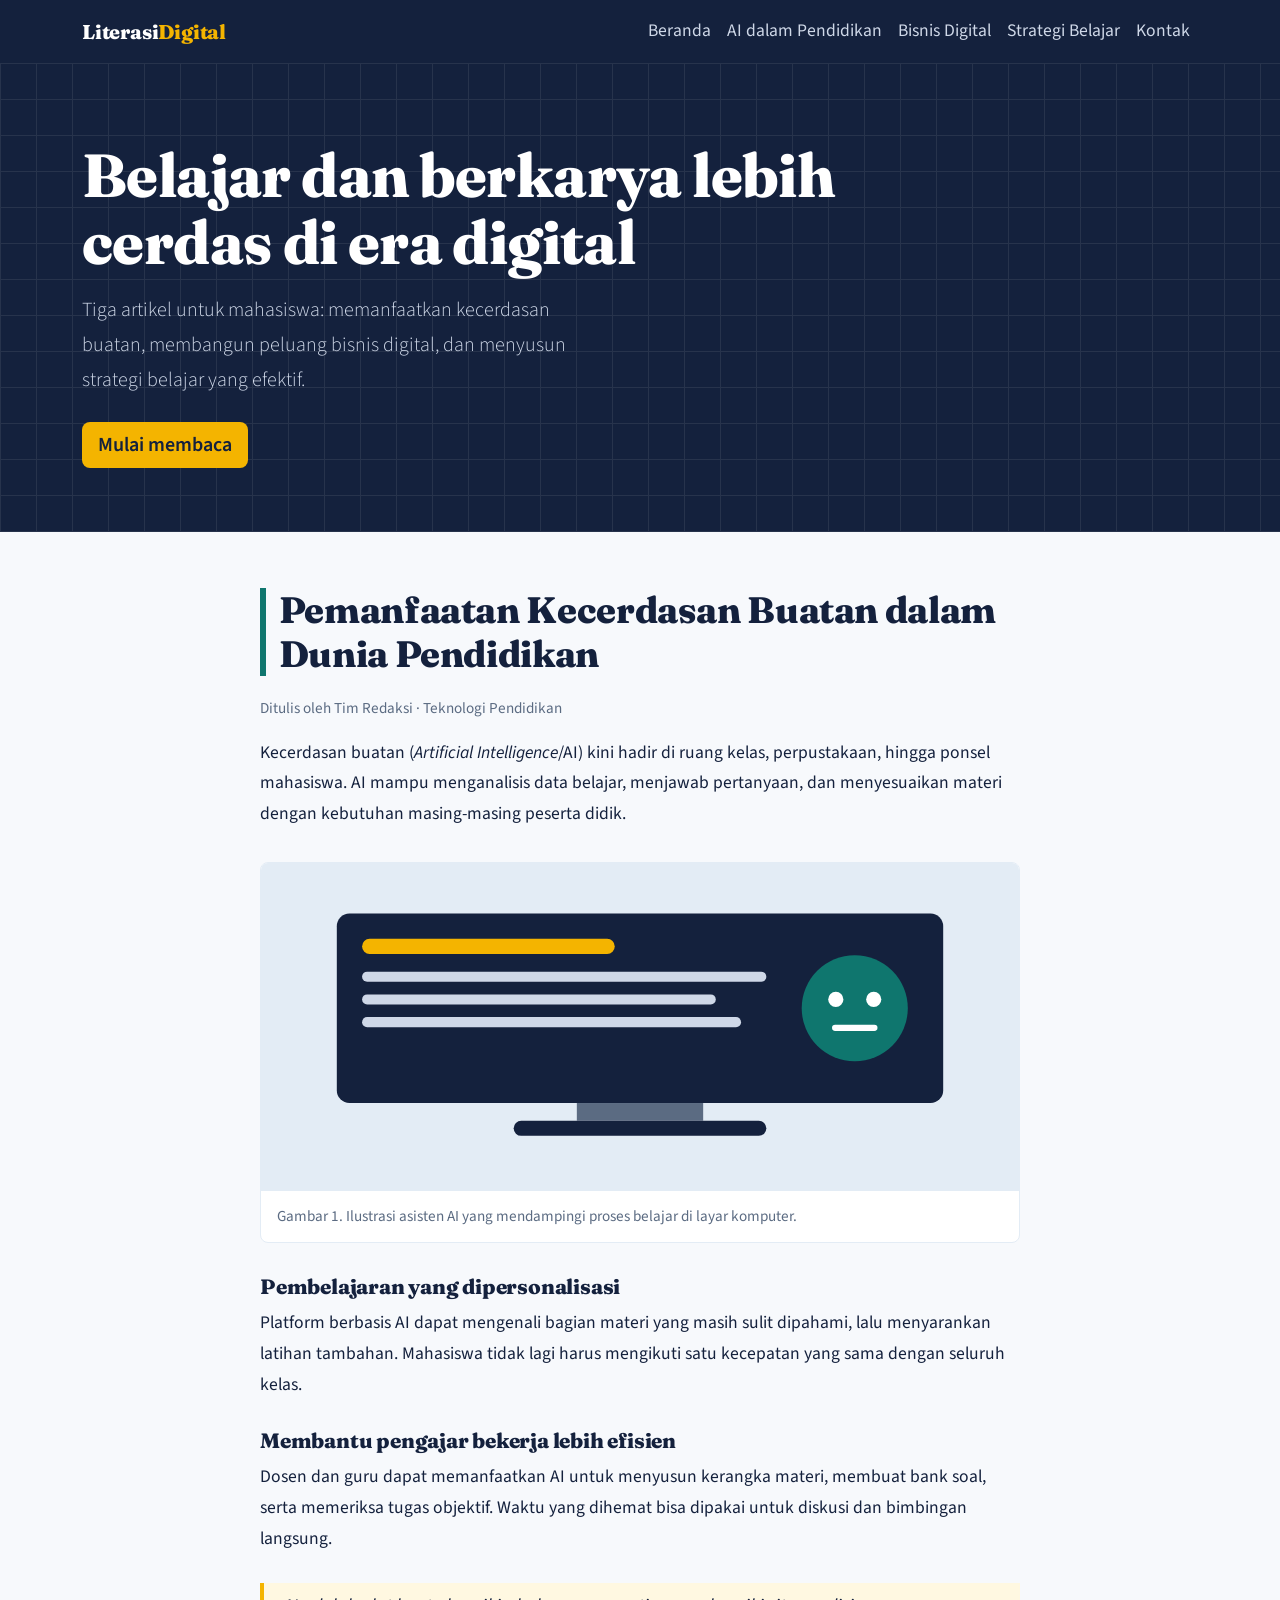
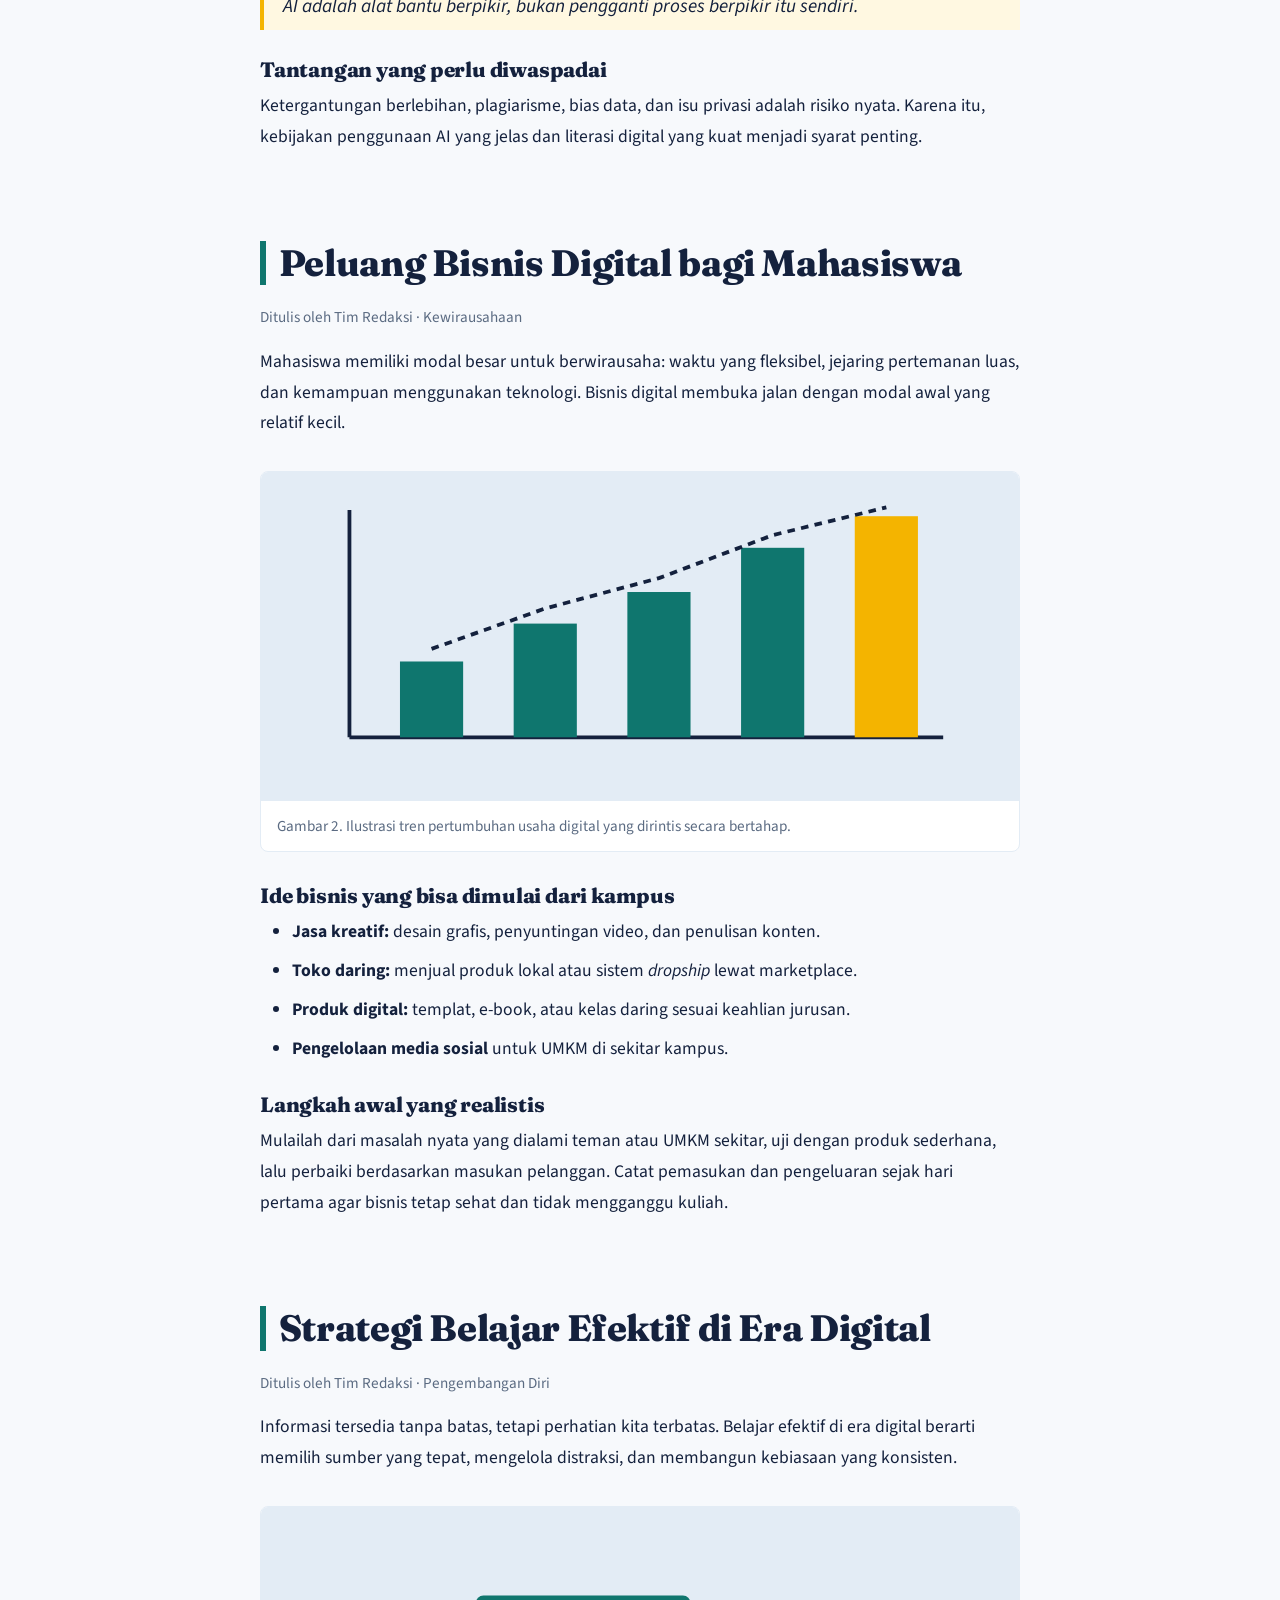
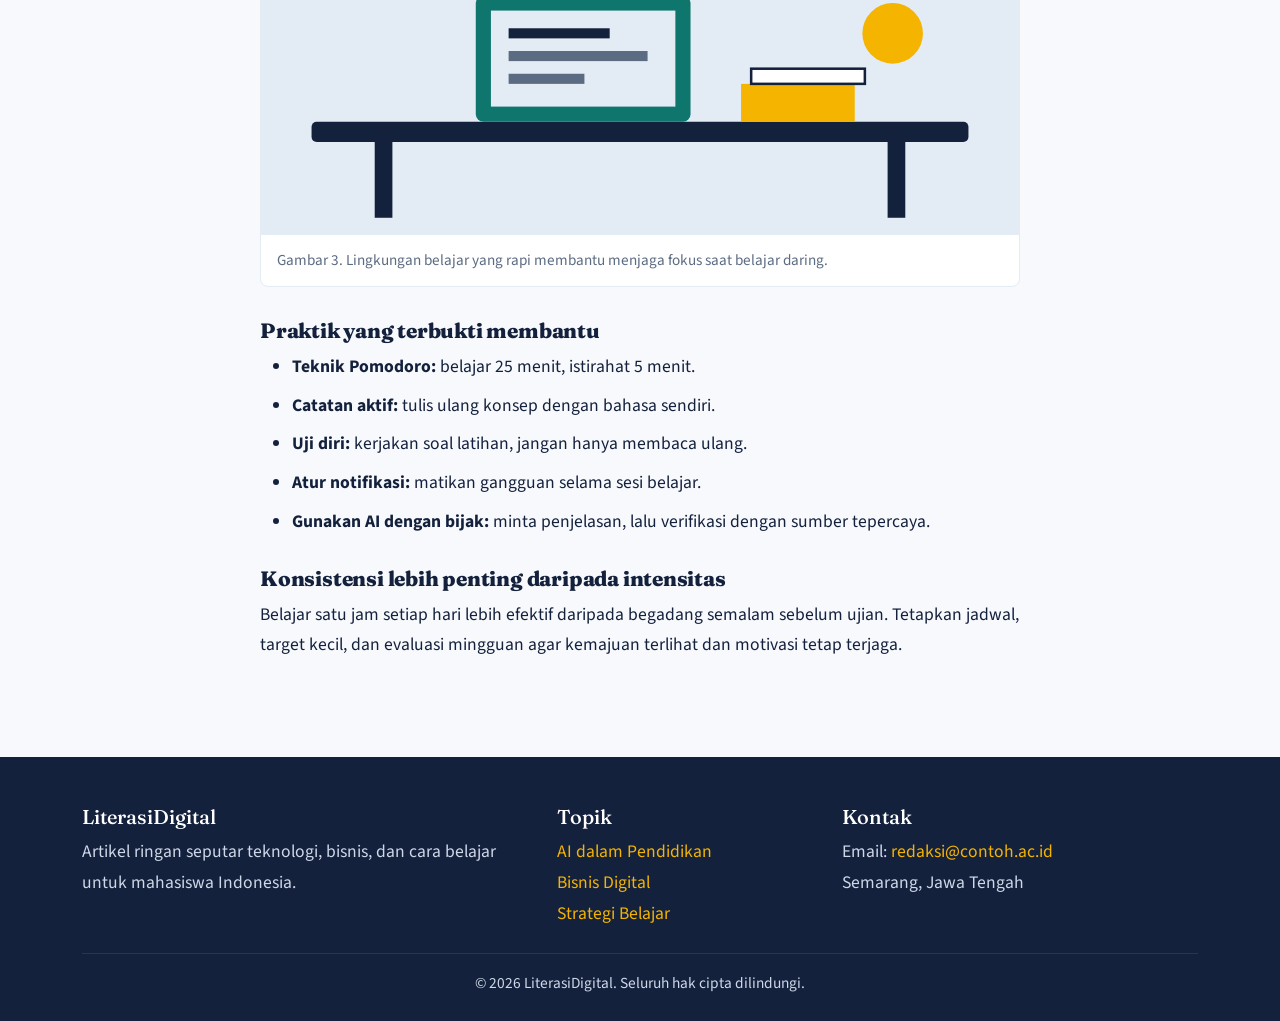
<file: sesi6/index.html>
<!DOCTYPE html>
<html lang="id">
<head>
  <meta charset="UTF-8">
  <meta name="viewport" content="width=device-width, initial-scale=1">
  <title>Literasi Digital Kampus – Artikel Teknologi &amp; Pendidikan</title>
  <link href="https://cdn.jsdelivr.net/npm/bootstrap@5.3.3/dist/css/bootstrap.min.css" rel="stylesheet">
  <link rel="preconnect" href="https://fonts.googleapis.com">
  <link href="https://fonts.googleapis.com/css2?family=Fraunces:opsz,wght@9..144,600;9..144,800&family=Source+Sans+3:wght@400;600&display=swap" rel="stylesheet">
  <style>
    :root {
      --ink: #14213d;
      --paper: #f7f9fc;
      --teal: #0f766e;
      --sun: #f4b400;
      --mist: #e3ecf5;
    }
    html { scroll-behavior: smooth; scroll-padding-top: 72px; }
    body { font-family: 'Source Sans 3', system-ui, sans-serif; color: var(--ink); background: var(--paper); font-size: 1.1rem; line-height: 1.75; }
    h1, h2, h3, .navbar-brand { font-family: 'Fraunces', Georgia, serif; font-weight: 800; letter-spacing: -.01em; }
    .navbar { background: var(--ink); }
    .navbar .nav-link { color: #cfd8e8; }
    .navbar .nav-link:hover, .navbar .nav-link:focus { color: var(--sun); }
    .navbar-brand span { color: var(--sun); }

    header.hero { background: var(--ink); color: #fff; padding: 5rem 0 4rem; position: relative; overflow: hidden; }
    header.hero h1 { font-size: clamp(2.2rem, 5vw, 3.8rem); line-height: 1.1; max-width: 18ch; }
    header.hero p.lead { color: #cfd8e8; max-width: 52ch; }
    header.hero .grid-deco { position: absolute; inset: 0; opacity: .08;
      background-image: linear-gradient(#fff 1px, transparent 1px), linear-gradient(90deg, #fff 1px, transparent 1px);
      background-size: 36px 36px; }
    .btn-sun { background: var(--sun); color: var(--ink); font-weight: 600; border: 0; }
    .btn-sun:hover { background: #ffc933; color: var(--ink); }

    main article { max-width: 760px; margin: 0 auto; }
    main section { padding: 3.5rem 0 1rem; }
    main h2 { font-size: clamp(1.7rem, 3vw, 2.3rem); border-left: 6px solid var(--teal); padding-left: .8rem; margin-bottom: 1.2rem; }
    main h3 { font-size: 1.3rem; margin-top: 1.8rem; }
    .byline { color: #5b6b82; font-size: .95rem; }
    figure { margin: 2rem 0; background: #fff; border: 1px solid var(--mist); border-radius: .5rem; overflow: hidden; }
    figure svg { display: block; width: 100%; height: auto; background: var(--mist); }
    figcaption { padding: .75rem 1rem; font-size: .95rem; color: #5b6b82; }
    blockquote { border-left: 4px solid var(--sun); padding: .4rem 1.2rem; font-size: 1.2rem; font-style: italic; background: #fff8e1; margin: 1.8rem 0; }
    .tip-list li { margin-bottom: .5rem; }

    footer { background: var(--ink); color: #cfd8e8; margin-top: 4rem; padding: 3rem 0 1.5rem; }
    footer a { color: var(--sun); text-decoration: none; }
    footer a:hover { text-decoration: underline; }
    footer h5 { font-family: 'Fraunces', serif; color: #fff; }
    :focus-visible { outline: 3px solid var(--sun); outline-offset: 2px; }
  </style>
</head>
<body>

  <!-- NAVBAR -->
  <nav class="navbar navbar-expand-lg navbar-dark sticky-top">
    <div class="container">
      <a class="navbar-brand" href="#beranda">Literasi<span>Digital</span></a>
      <button class="navbar-toggler" type="button" data-bs-toggle="collapse" data-bs-target="#menu" aria-controls="menu" aria-expanded="false" aria-label="Buka menu">
        <span class="navbar-toggler-icon"></span>
      </button>
      <div class="collapse navbar-collapse" id="menu">
        <ul class="navbar-nav ms-auto">
          <li class="nav-item"><a class="nav-link" href="#beranda">Beranda</a></li>
          <li class="nav-item"><a class="nav-link" href="#ai-pendidikan">AI dalam Pendidikan</a></li>
          <li class="nav-item"><a class="nav-link" href="#bisnis-digital">Bisnis Digital</a></li>
          <li class="nav-item"><a class="nav-link" href="#strategi-belajar">Strategi Belajar</a></li>
          <li class="nav-item"><a class="nav-link" href="#kontak">Kontak</a></li>
        </ul>
      </div>
    </div>
  </nav>

  <!-- HEADER -->
  <header class="hero" id="beranda">
    <div class="grid-deco" aria-hidden="true"></div>
    <div class="container position-relative">
      <h1>Belajar dan berkarya lebih cerdas di era digital</h1>
      <p class="lead mt-3">Tiga artikel untuk mahasiswa: memanfaatkan kecerdasan buatan, membangun peluang bisnis digital, dan menyusun strategi belajar yang efektif.</p>
      <a href="#ai-pendidikan" class="btn btn-sun btn-lg mt-2">Mulai membaca</a>
    </div>
  </header>

  <!-- MAIN -->
  <main class="container">
    <article>

      <!-- Section 1 -->
      <section id="ai-pendidikan">
        <h2>Pemanfaatan Kecerdasan Buatan dalam Dunia Pendidikan</h2>
        <p class="byline">Ditulis oleh Tim Redaksi · Teknologi Pendidikan</p>
        <p>Kecerdasan buatan (<em>Artificial Intelligence</em>/AI) kini hadir di ruang kelas, perpustakaan, hingga ponsel mahasiswa. AI mampu menganalisis data belajar, menjawab pertanyaan, dan menyesuaikan materi dengan kebutuhan masing-masing peserta didik.</p>

        <figure>
          <svg viewBox="0 0 600 260" role="img" aria-label="Ilustrasi pembelajaran dengan bantuan AI">
            <rect x="60" y="40" width="480" height="150" rx="10" fill="#14213d"/>
            <rect x="80" y="60" width="200" height="12" rx="6" fill="#f4b400"/>
            <rect x="80" y="86" width="320" height="8" rx="4" fill="#cfd8e8"/>
            <rect x="80" y="104" width="280" height="8" rx="4" fill="#cfd8e8"/>
            <rect x="80" y="122" width="300" height="8" rx="4" fill="#cfd8e8"/>
            <circle cx="470" cy="115" r="42" fill="#0f766e"/>
            <circle cx="455" cy="108" r="6" fill="#fff"/><circle cx="485" cy="108" r="6" fill="#fff"/>
            <rect x="452" y="128" width="36" height="5" rx="2.5" fill="#fff"/>
            <rect x="250" y="190" width="100" height="14" fill="#5b6b82"/>
            <rect x="200" y="204" width="200" height="12" rx="6" fill="#14213d"/>
          </svg>
          <figcaption>Gambar 1. Ilustrasi asisten AI yang mendampingi proses belajar di layar komputer.</figcaption>
        </figure>

        <h3>Pembelajaran yang dipersonalisasi</h3>
        <p>Platform berbasis AI dapat mengenali bagian materi yang masih sulit dipahami, lalu menyarankan latihan tambahan. Mahasiswa tidak lagi harus mengikuti satu kecepatan yang sama dengan seluruh kelas.</p>

        <h3>Membantu pengajar bekerja lebih efisien</h3>
        <p>Dosen dan guru dapat memanfaatkan AI untuk menyusun kerangka materi, membuat bank soal, serta memeriksa tugas objektif. Waktu yang dihemat bisa dipakai untuk diskusi dan bimbingan langsung.</p>

        <blockquote>AI adalah alat bantu berpikir, bukan pengganti proses berpikir itu sendiri.</blockquote>

        <h3>Tantangan yang perlu diwaspadai</h3>
        <p>Ketergantungan berlebihan, plagiarisme, bias data, dan isu privasi adalah risiko nyata. Karena itu, kebijakan penggunaan AI yang jelas dan literasi digital yang kuat menjadi syarat penting.</p>
      </section>

      <!-- Section 2 -->
      <section id="bisnis-digital">
        <h2>Peluang Bisnis Digital bagi Mahasiswa</h2>
        <p class="byline">Ditulis oleh Tim Redaksi · Kewirausahaan</p>
        <p>Mahasiswa memiliki modal besar untuk berwirausaha: waktu yang fleksibel, jejaring pertemanan luas, dan kemampuan menggunakan teknologi. Bisnis digital membuka jalan dengan modal awal yang relatif kecil.</p>

        <figure>
          <svg viewBox="0 0 600 260" role="img" aria-label="Ilustrasi grafik pertumbuhan bisnis digital">
            <line x1="70" y1="210" x2="540" y2="210" stroke="#14213d" stroke-width="3"/>
            <line x1="70" y1="30" x2="70" y2="210" stroke="#14213d" stroke-width="3"/>
            <rect x="110" y="150" width="50" height="60" fill="#0f766e"/>
            <rect x="200" y="120" width="50" height="90" fill="#0f766e"/>
            <rect x="290" y="95" width="50" height="115" fill="#0f766e"/>
            <rect x="380" y="60" width="50" height="150" fill="#0f766e"/>
            <rect x="470" y="35" width="50" height="175" fill="#f4b400"/>
            <polyline points="135,140 225,108 315,84 405,50 495,28" fill="none" stroke="#14213d" stroke-width="3" stroke-dasharray="6 5"/>
          </svg>
          <figcaption>Gambar 2. Ilustrasi tren pertumbuhan usaha digital yang dirintis secara bertahap.</figcaption>
        </figure>

        <h3>Ide bisnis yang bisa dimulai dari kampus</h3>
        <ul class="tip-list">
          <li><strong>Jasa kreatif:</strong> desain grafis, penyuntingan video, dan penulisan konten.</li>
          <li><strong>Toko daring:</strong> menjual produk lokal atau sistem <em>dropship</em> lewat marketplace.</li>
          <li><strong>Produk digital:</strong> templat, e-book, atau kelas daring sesuai keahlian jurusan.</li>
          <li><strong>Pengelolaan media sosial</strong> untuk UMKM di sekitar kampus.</li>
        </ul>

        <h3>Langkah awal yang realistis</h3>
        <p>Mulailah dari masalah nyata yang dialami teman atau UMKM sekitar, uji dengan produk sederhana, lalu perbaiki berdasarkan masukan pelanggan. Catat pemasukan dan pengeluaran sejak hari pertama agar bisnis tetap sehat dan tidak mengganggu kuliah.</p>
      </section>

      <!-- Section 3 -->
      <section id="strategi-belajar">
        <h2>Strategi Belajar Efektif di Era Digital</h2>
        <p class="byline">Ditulis oleh Tim Redaksi · Pengembangan Diri</p>
        <p>Informasi tersedia tanpa batas, tetapi perhatian kita terbatas. Belajar efektif di era digital berarti memilih sumber yang tepat, mengelola distraksi, dan membangun kebiasaan yang konsisten.</p>

        <figure>
          <svg viewBox="0 0 600 260" role="img" aria-label="Ilustrasi meja belajar dengan laptop dan buku">
            <rect x="40" y="170" width="520" height="16" rx="4" fill="#14213d"/>
            <rect x="90" y="186" width="14" height="60" fill="#14213d"/><rect x="496" y="186" width="14" height="60" fill="#14213d"/>
            <rect x="170" y="70" width="170" height="100" rx="6" fill="#0f766e"/>
            <rect x="182" y="82" width="146" height="76" fill="#e3ecf5"/>
            <rect x="196" y="96" width="80" height="8" fill="#14213d"/><rect x="196" y="114" width="110" height="8" fill="#5b6b82"/><rect x="196" y="132" width="60" height="8" fill="#5b6b82"/>
            <rect x="150" y="170" width="210" height="0" />
            <rect x="380" y="140" width="90" height="30" fill="#f4b400"/>
            <rect x="388" y="128" width="90" height="12" fill="#fff" stroke="#14213d" stroke-width="2"/>
            <circle cx="500" cy="100" r="24" fill="#f4b400"/>
          </svg>
          <figcaption>Gambar 3. Lingkungan belajar yang rapi membantu menjaga fokus saat belajar daring.</figcaption>
        </figure>

        <h3>Praktik yang terbukti membantu</h3>
        <ul class="tip-list">
          <li><strong>Teknik Pomodoro:</strong> belajar 25 menit, istirahat 5 menit.</li>
          <li><strong>Catatan aktif:</strong> tulis ulang konsep dengan bahasa sendiri.</li>
          <li><strong>Uji diri:</strong> kerjakan soal latihan, jangan hanya membaca ulang.</li>
          <li><strong>Atur notifikasi:</strong> matikan gangguan selama sesi belajar.</li>
          <li><strong>Gunakan AI dengan bijak:</strong> minta penjelasan, lalu verifikasi dengan sumber tepercaya.</li>
        </ul>

        <h3>Konsistensi lebih penting daripada intensitas</h3>
        <p>Belajar satu jam setiap hari lebih efektif daripada begadang semalam sebelum ujian. Tetapkan jadwal, target kecil, dan evaluasi mingguan agar kemajuan terlihat dan motivasi tetap terjaga.</p>
      </section>

    </article>
  </main>

  <!-- FOOTER -->
  <footer id="kontak">
    <div class="container">
      <div class="row g-4">
        <div class="col-md-5">
          <h5>LiterasiDigital</h5>
          <p class="mb-0">Artikel ringan seputar teknologi, bisnis, dan cara belajar untuk mahasiswa Indonesia.</p>
        </div>
        <div class="col-md-3">
          <h5>Topik</h5>
          <ul class="list-unstyled mb-0">
            <li><a href="#ai-pendidikan">AI dalam Pendidikan</a></li>
            <li><a href="#bisnis-digital">Bisnis Digital</a></li>
            <li><a href="#strategi-belajar">Strategi Belajar</a></li>
          </ul>
        </div>
        <div class="col-md-4">
          <h5>Kontak</h5>
          <address class="mb-0">
            Email: <a href="mailto:redaksi@contoh.ac.id">redaksi@contoh.ac.id</a><br>
            Semarang, Jawa Tengah
          </address>
        </div>
      </div>
      <hr class="border-secondary mt-4">
      <p class="text-center small mb-0">&copy; 2026 LiterasiDigital. Seluruh hak cipta dilindungi.</p>
    </div>
  </footer>

  <script src="https://cdn.jsdelivr.net/npm/bootstrap@5.3.3/dist/js/bootstrap.bundle.min.js"></script>
</body>
</html>
</file>
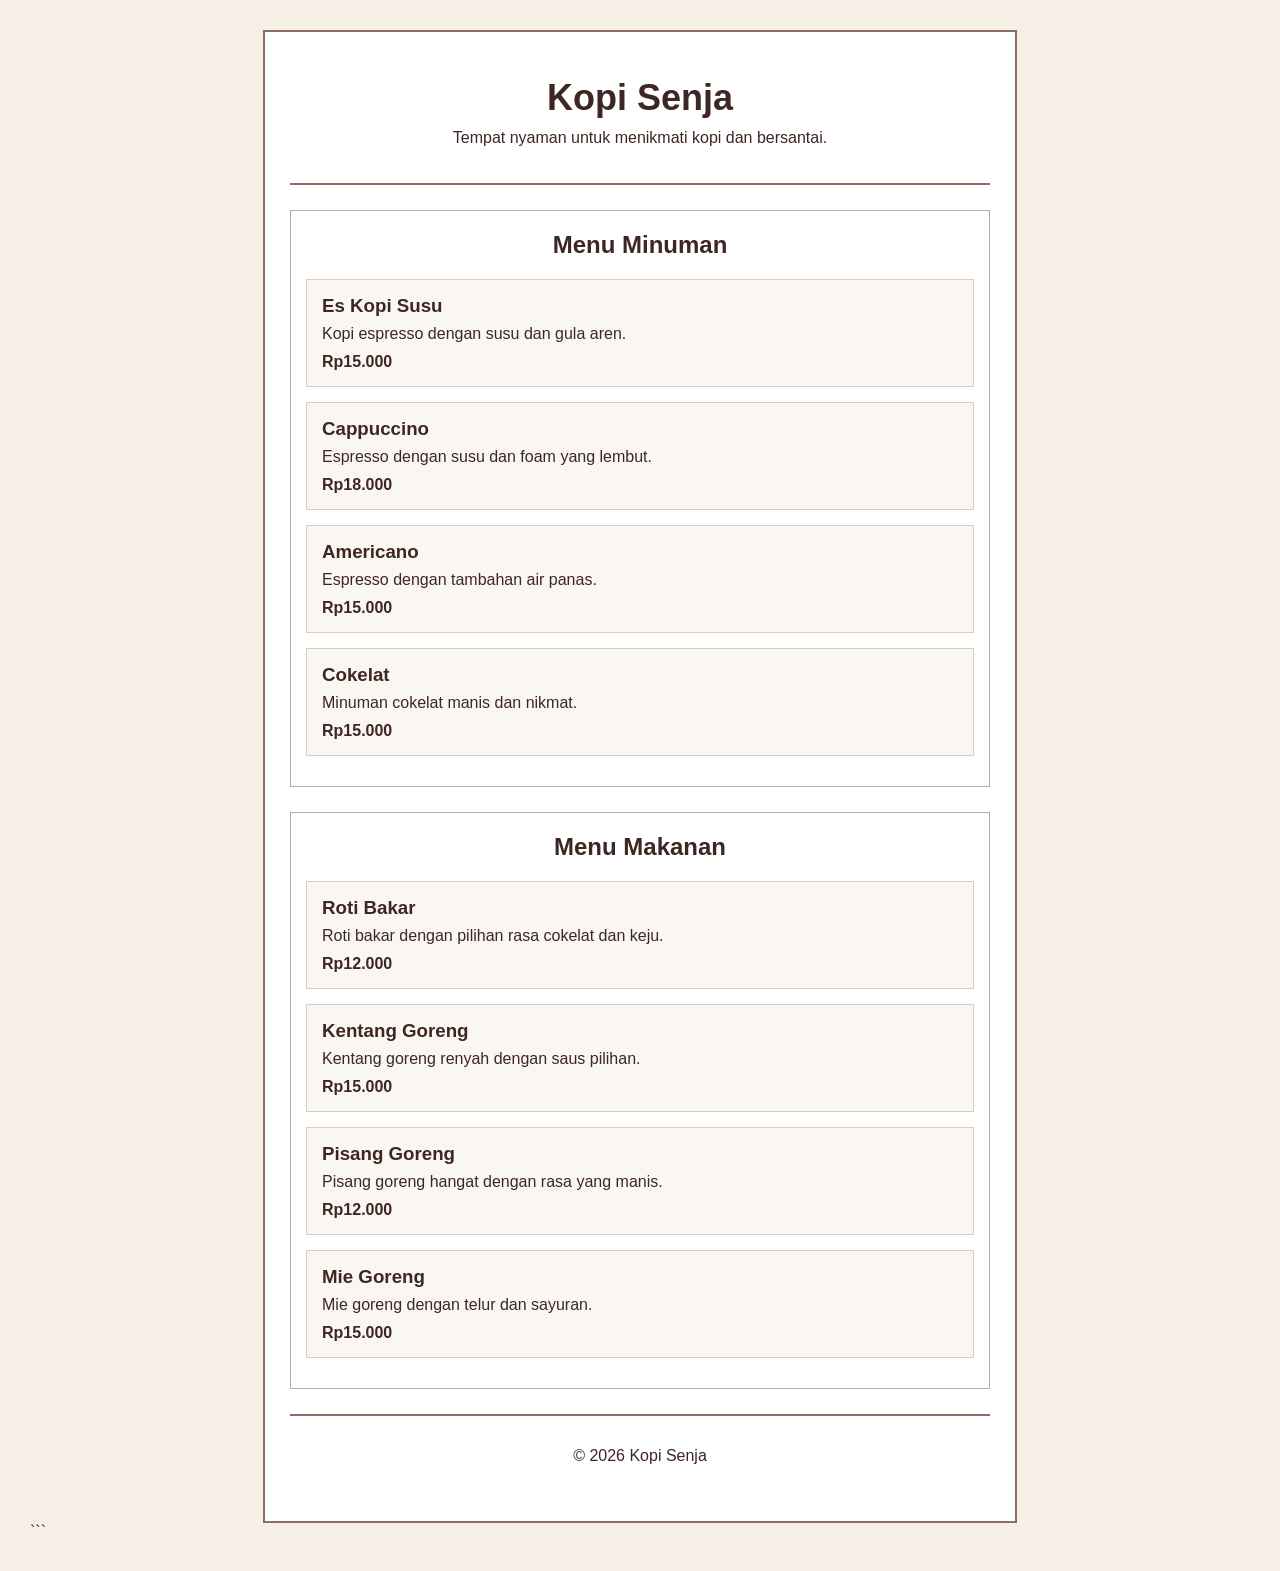
<file: sesi3/page1.html>
<!DOCTYPE html>
<html lang="id">
<head>
    <meta charset="UTF-8">
    <meta name="viewport" content="width=device-width, initial-scale=1.0">
    <title>Menu Kopi Senja</title>

    <link rel="stylesheet" href="style.css">
</head>
<body>

    <div id="container">

        <header>
            <h1>Kopi Senja</h1>
            <p>Tempat nyaman untuk menikmati kopi dan bersantai.</p>
        </header>

        <main>

            <section class="menu-section">
                <h2>Menu Minuman</h2>

                <div class="menu-item">
                    <h3>Es Kopi Susu</h3>
                    <p>Kopi espresso dengan susu dan gula aren.</p>
                    <span>Rp15.000</span>
                </div>

                <div class="menu-item">
                    <h3>Cappuccino</h3>
                    <p>Espresso dengan susu dan foam yang lembut.</p>
                    <span>Rp18.000</span>
                </div>

                <div class="menu-item">
                    <h3>Americano</h3>
                    <p>Espresso dengan tambahan air panas.</p>
                    <span>Rp15.000</span>
                </div>

                <div class="menu-item">
                    <h3>Cokelat</h3>
                    <p>Minuman cokelat manis dan nikmat.</p>
                    <span>Rp15.000</span>
                </div>

            </section>

            <section class="menu-section">
                <h2>Menu Makanan</h2>

                <div class="menu-item">
                    <h3>Roti Bakar</h3>
                    <p>Roti bakar dengan pilihan rasa cokelat dan keju.</p>
                    <span>Rp12.000</span>
                </div>

                <div class="menu-item">
                    <h3>Kentang Goreng</h3>
                    <p>Kentang goreng renyah dengan saus pilihan.</p>
                    <span>Rp15.000</span>
                </div>

                <div class="menu-item">
                    <h3>Pisang Goreng</h3>
                    <p>Pisang goreng hangat dengan rasa yang manis.</p>
                    <span>Rp12.000</span>
                </div>

                <div class="menu-item">
                    <h3>Mie Goreng</h3>
                    <p>Mie goreng dengan telur dan sayuran.</p>
                    <span>Rp15.000</span>
                </div>

            </section>

        </main>

        <footer>
            <p>&copy; 2026 Kopi Senja</p>
        </footer>

    </div>

</body>
</html>
```
</file>
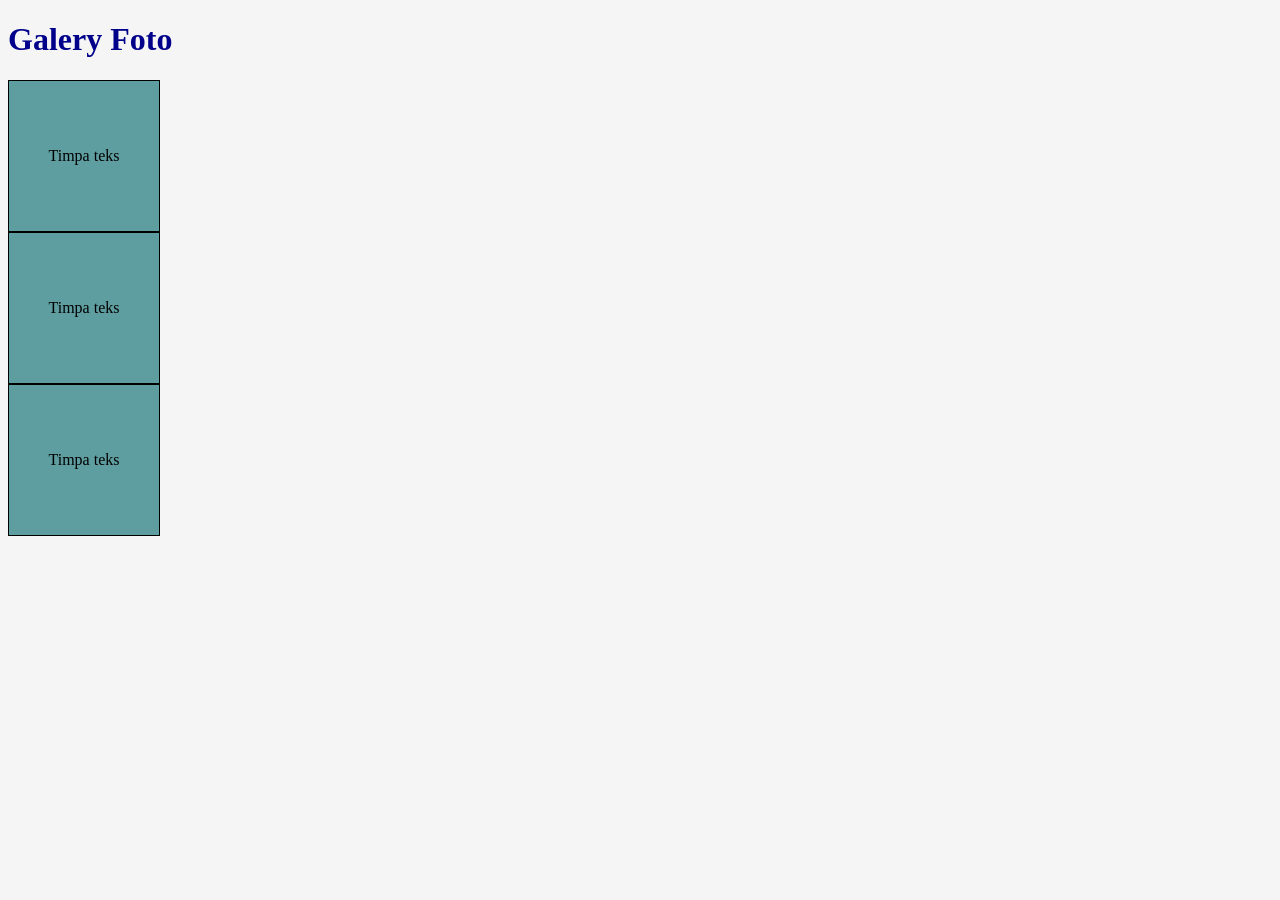
<file: sesi3/page3.html>
<!DOCTYPE html>
<html lang="en">
<head>
    <meta charset="UTF-8">
    <meta name="viewport" content="width=device-width, initial-scale=1.0">
    <title>Belajar Box Model</title>
    <style>
        h1{
            color: darkblue;
        }
        .box{
            background-color: cadetblue;
            height: 150px;
            width: 150px;
            border: 1px solid;
            justify-content: center;
            align-items: center;
            display: flex;
        };
    </style>
</head>
<body style=" background-color: whitesmoke;">
    <header>
        <h1>Galery Foto</h1>
    </header>
    <main>
        <div class="box">Timpa teks</div>
        <div class="box">Timpa teks</div>
        <div class="box">Timpa teks</div>
    </main>
</body>
</html>
</file>
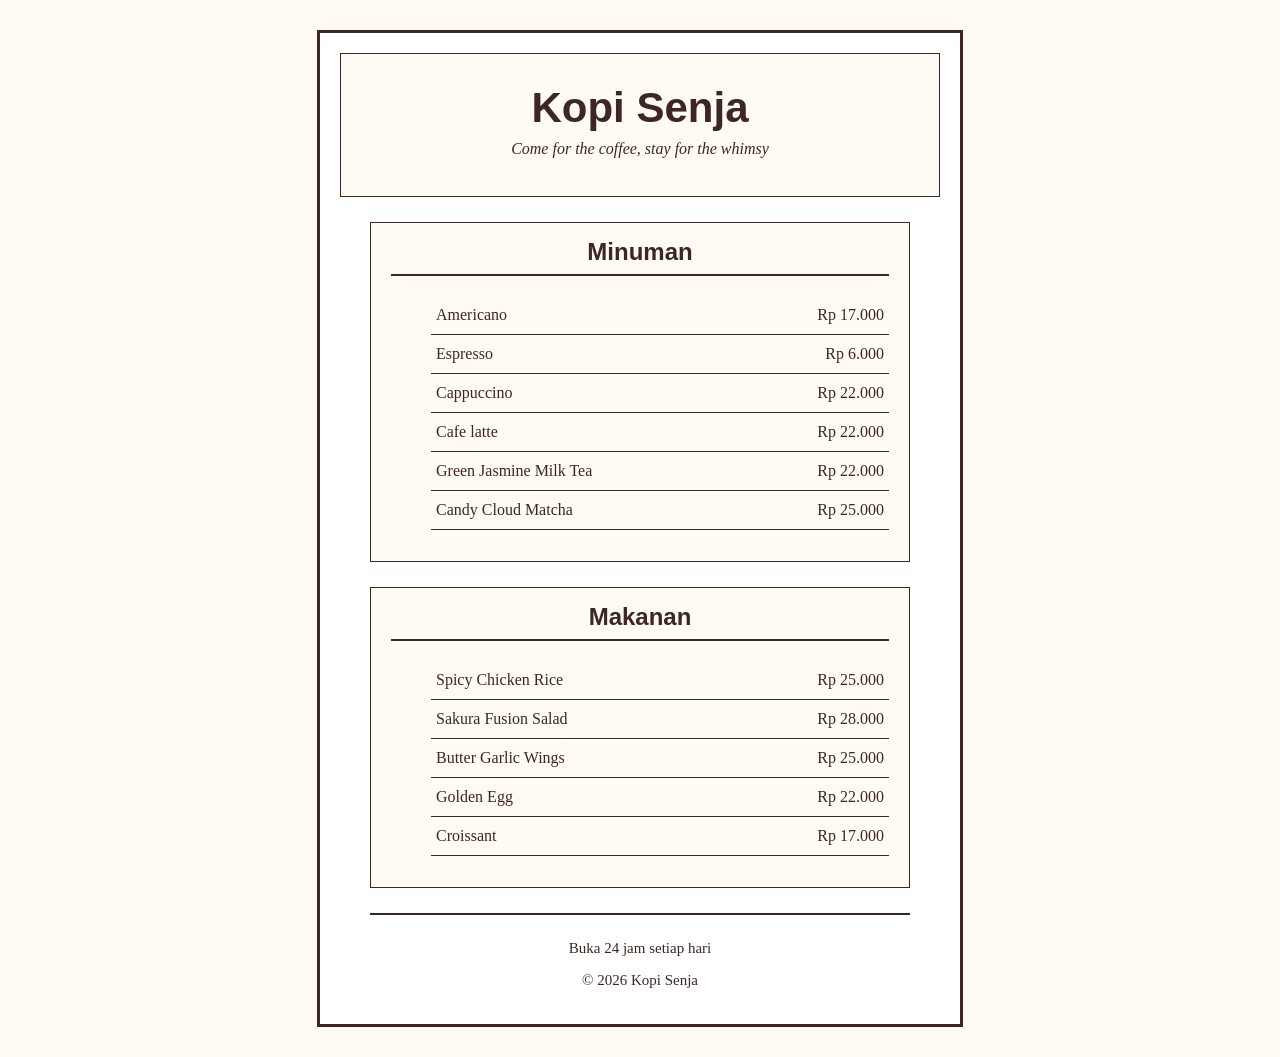
<file: sesi3/tugas.html>
<!DOCTYPE html>
<html lang="id">
<head>
    <meta charset="UTF-8">
    <meta name="viewport" content="width=device-width, initial-scale=1.0">
    <title>Menu - Kopi Senja</title>
    <link rel="stylesheet" href="tugas.css">
</head>
<body>
    <div id="wrapper">

    <header id="header">
        <h1>Kopi Senja</h1>
        <p class="tagline"> Come for the coffee, stay for the whimsy</p>
    </header>

    <section id="menu">
        <h2>Minuman</h2>
        <ul>
            <li class="item">Americano<span>Rp 17.000</span></li>
            <li class="item">Espresso<span>Rp 6.000</span></li>
            <li class="item">Cappuccino<span>Rp 22.000</span></li>
            <li class="item">Cafe latte<span>Rp 22.000</span></li>
            <li class="item">Green Jasmine Milk Tea<span>Rp 22.000</span></li>
            <li class="item">Candy Cloud Matcha<span>Rp 25.000</span></li>
        </ul>
    </section>

    <section id="menu">
        <h2>Makanan</h2>
            <ul>
                <li class="item">Spicy Chicken Rice<span>Rp 25.000</span></li>
                <li class="item">Sakura Fusion Salad<span>Rp 28.000</span></li>
                <li class="item">Butter Garlic Wings<span>Rp 25.000</span></li>
                <li class="item">Golden Egg<span>Rp 22.000</span></li>
                <li class="item">Croissant<span>Rp 17.000</span></li>
            </ul>
    </section>

    <footer id="footer">
        <p>Buka 24 jam setiap hari</p>
        <p>&copy; 2026 Kopi Senja</p>
    </footer>

    </div>
</body>
</html>
</file>
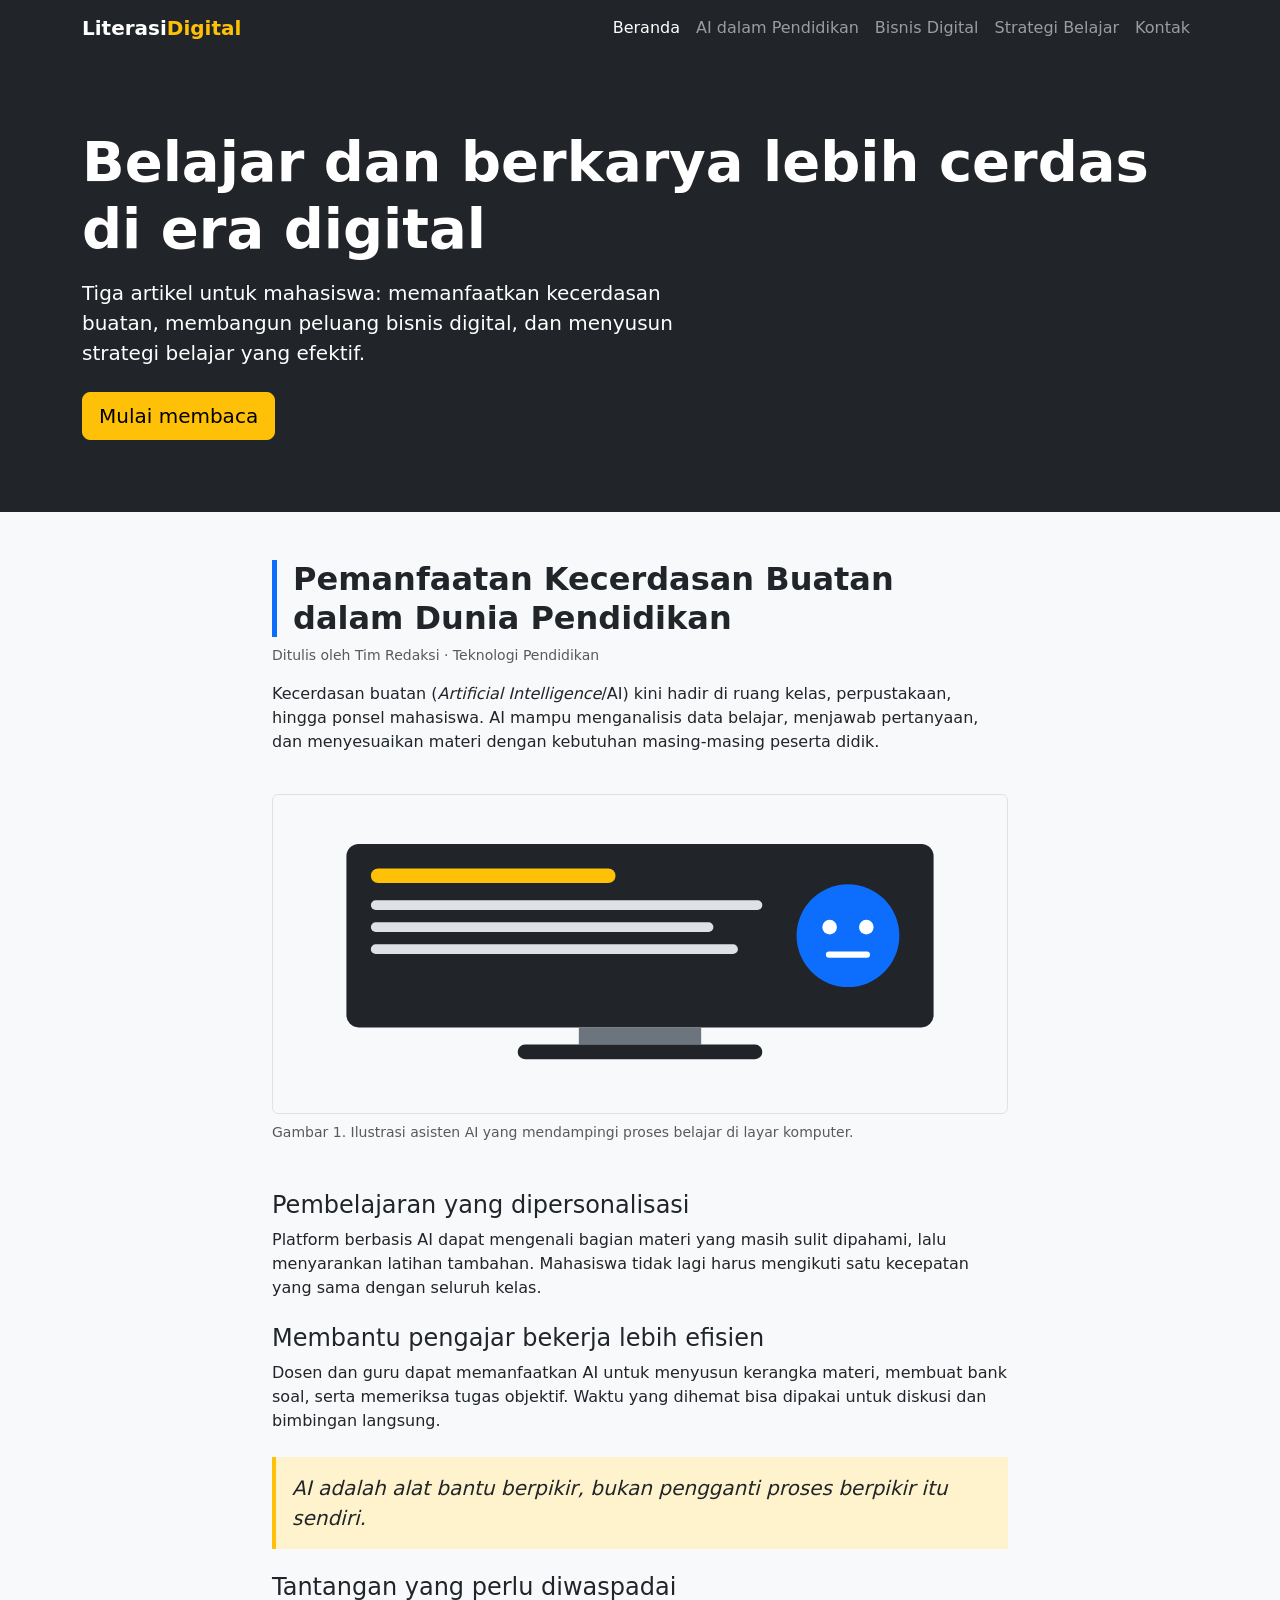
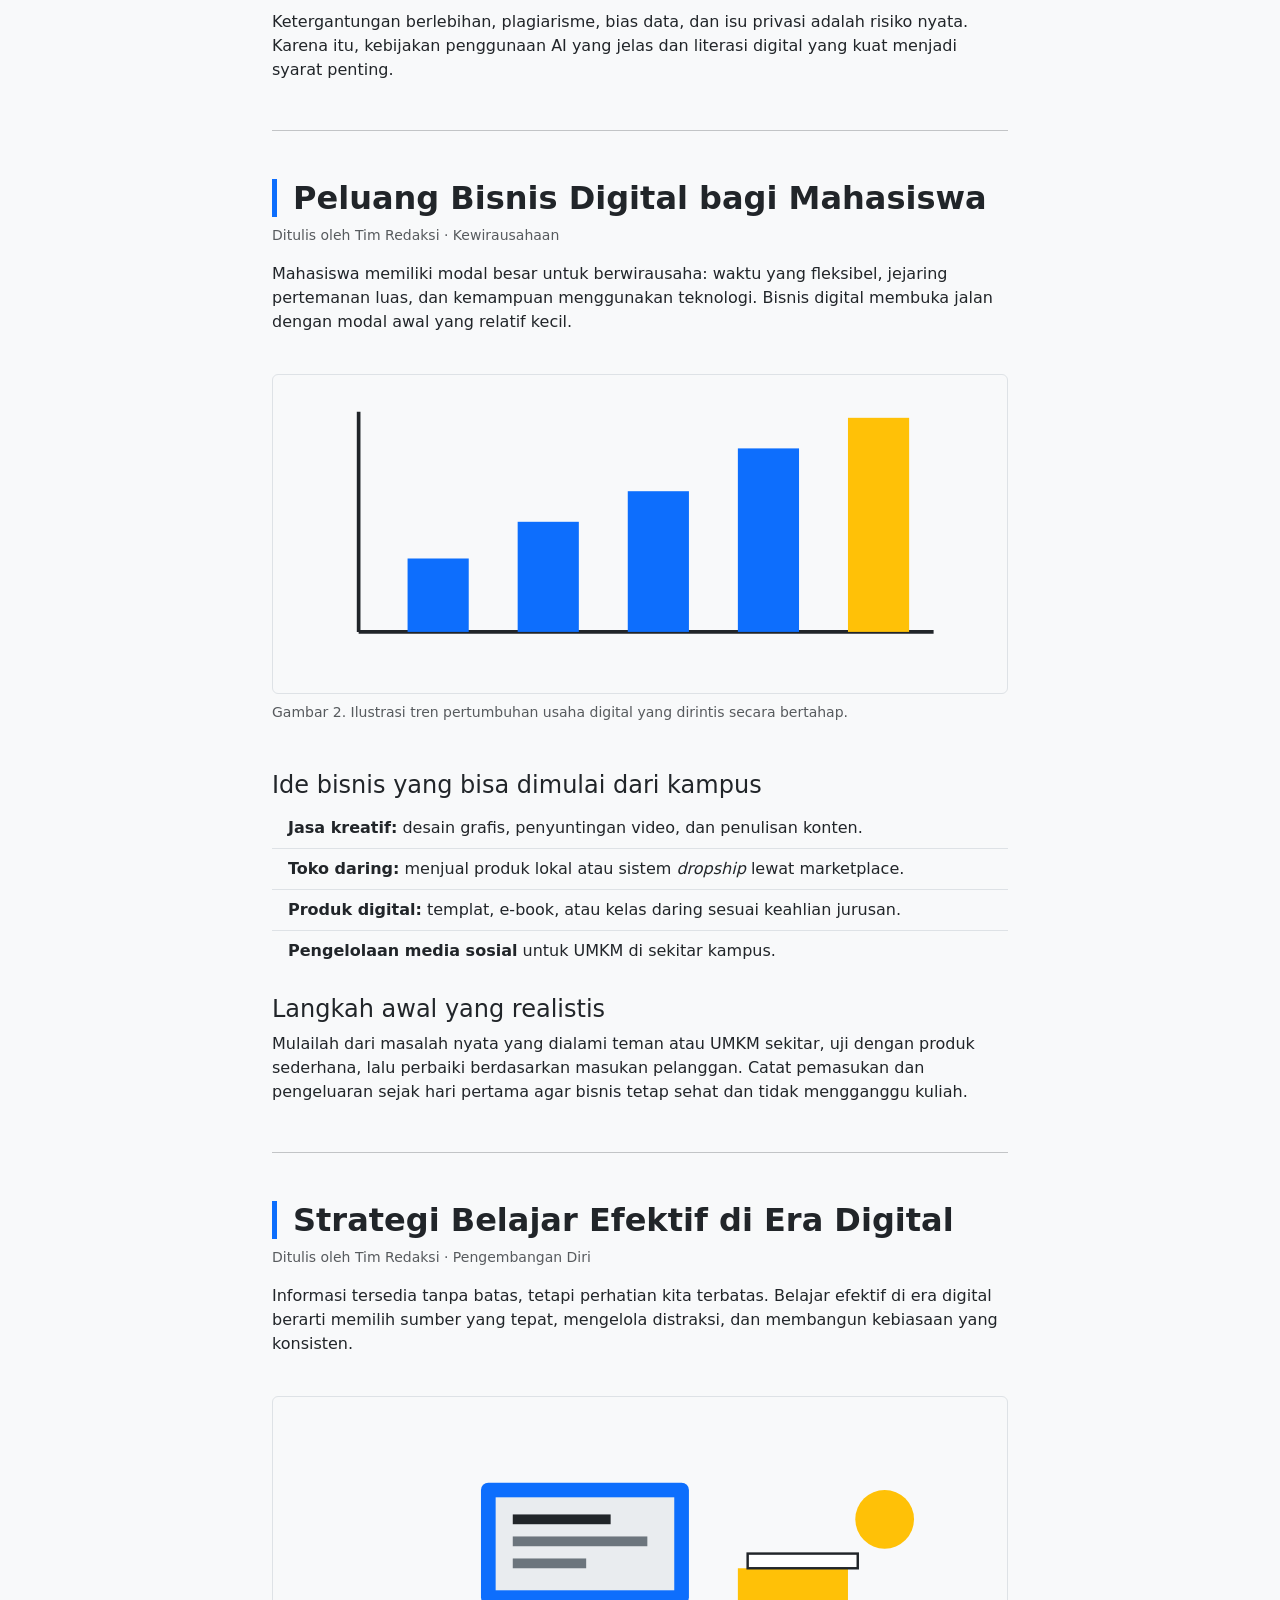
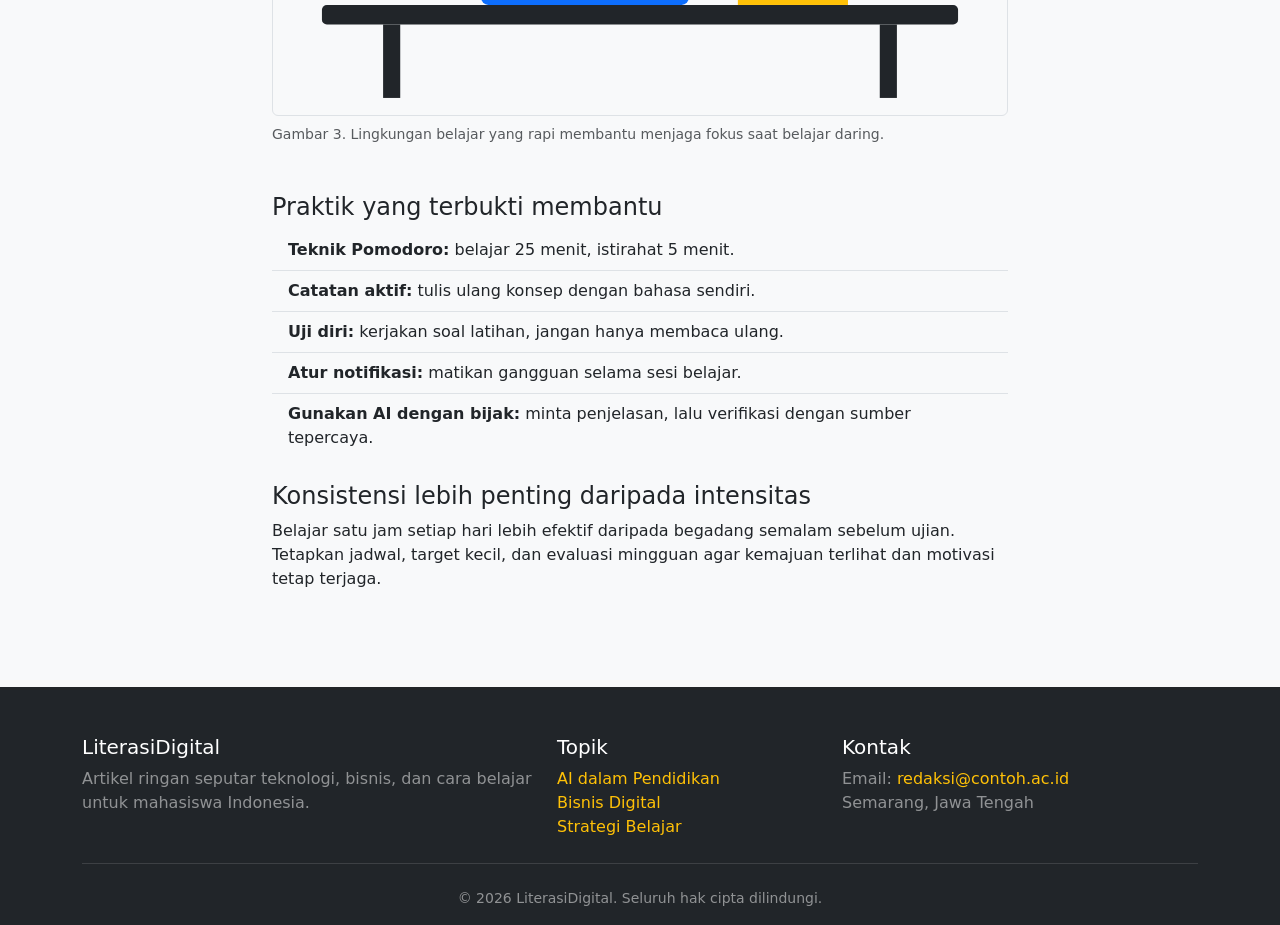
<file: sesi6/indeks.html>
<!DOCTYPE html>
<html lang="id">
<head>
  <meta charset="UTF-8">
  <meta name="viewport" content="width=device-width, initial-scale=1">
  <title>Literasi Digital Kampus</title>
  <link href="https://cdn.jsdelivr.net/npm/bootstrap@5.3.3/dist/css/bootstrap.min.css" rel="stylesheet">
</head>
<body class="bg-body-tertiary">

  <!-- NAVBAR -->
  <nav class="navbar navbar-expand-lg bg-dark sticky-top" data-bs-theme="dark">
    <div class="container">
      <a class="navbar-brand fw-bold" href="#beranda">Literasi<span class="text-warning">Digital</span></a>
      <button class="navbar-toggler" type="button" data-bs-toggle="collapse" data-bs-target="#menu" aria-controls="menu" aria-expanded="false" aria-label="Buka menu">
        <span class="navbar-toggler-icon"></span>
      </button>
      <div class="collapse navbar-collapse" id="menu">
        <ul class="navbar-nav ms-auto">
          <li class="nav-item"><a class="nav-link active" href="#beranda">Beranda</a></li>
          <li class="nav-item"><a class="nav-link" href="#ai-pendidikan">AI dalam Pendidikan</a></li>
          <li class="nav-item"><a class="nav-link" href="#bisnis-digital">Bisnis Digital</a></li>
          <li class="nav-item"><a class="nav-link" href="#strategi-belajar">Strategi Belajar</a></li>
          <li class="nav-item"><a class="nav-link" href="#kontak">Kontak</a></li>
        </ul>
      </div>
    </div>
  </nav>

  <!-- HEADER -->
  <header class="bg-dark text-white py-5" id="beranda">
    <div class="container py-4">
      <h1 class="display-4 fw-bold">Belajar dan berkarya lebih cerdas di era digital</h1>
      <p class="lead col-lg-7 mt-3">Tiga artikel untuk mahasiswa: memanfaatkan kecerdasan buatan, membangun peluang bisnis digital, dan menyusun strategi belajar yang efektif.</p>
      <a href="#ai-pendidikan" class="btn btn-warning btn-lg mt-2">Mulai membaca</a>
    </div>
  </header>

  <!-- MAIN -->
  <main class="container my-5">
    <div class="row justify-content-center">
      <article class="col-lg-8">

        <!-- Section 1 -->
        <section id="ai-pendidikan" class="mb-5">
          <h2 class="fw-bold border-start border-5 border-primary ps-3">Pemanfaatan Kecerdasan Buatan dalam Dunia Pendidikan</h2>
          <p class="text-body-secondary small">Ditulis oleh Tim Redaksi · Teknologi Pendidikan</p>
          <p>Kecerdasan buatan (<em>Artificial Intelligence</em>/AI) kini hadir di ruang kelas, perpustakaan, hingga ponsel mahasiswa. AI mampu menganalisis data belajar, menjawab pertanyaan, dan menyesuaikan materi dengan kebutuhan masing-masing peserta didik.</p>

          <figure class="figure w-100 my-4">
            <svg class="figure-img img-fluid rounded bg-light border w-100 mb-0" viewBox="0 0 600 260" role="img" aria-label="Ilustrasi pembelajaran dengan bantuan AI">
              <rect x="60" y="40" width="480" height="150" rx="10" fill="#212529"/>
              <rect x="80" y="60" width="200" height="12" rx="6" fill="#ffc107"/>
              <rect x="80" y="86" width="320" height="8" rx="4" fill="#dee2e6"/>
              <rect x="80" y="104" width="280" height="8" rx="4" fill="#dee2e6"/>
              <rect x="80" y="122" width="300" height="8" rx="4" fill="#dee2e6"/>
              <circle cx="470" cy="115" r="42" fill="#0d6efd"/>
              <circle cx="455" cy="108" r="6" fill="#fff"/><circle cx="485" cy="108" r="6" fill="#fff"/>
              <rect x="452" y="128" width="36" height="5" rx="2.5" fill="#fff"/>
              <rect x="250" y="190" width="100" height="14" fill="#6c757d"/>
              <rect x="200" y="204" width="200" height="12" rx="6" fill="#212529"/>
            </svg>
            <figcaption class="figure-caption mt-2">Gambar 1. Ilustrasi asisten AI yang mendampingi proses belajar di layar komputer.</figcaption>
          </figure>

          <h3 class="h4 mt-4">Pembelajaran yang dipersonalisasi</h3>
          <p>Platform berbasis AI dapat mengenali bagian materi yang masih sulit dipahami, lalu menyarankan latihan tambahan. Mahasiswa tidak lagi harus mengikuti satu kecepatan yang sama dengan seluruh kelas.</p>

          <h3 class="h4 mt-4">Membantu pengajar bekerja lebih efisien</h3>
          <p>Dosen dan guru dapat memanfaatkan AI untuk menyusun kerangka materi, membuat bank soal, serta memeriksa tugas objektif. Waktu yang dihemat bisa dipakai untuk diskusi dan bimbingan langsung.</p>

          <blockquote class="blockquote border-start border-4 border-warning bg-warning-subtle p-3 my-4">
            <p class="mb-0 fst-italic">AI adalah alat bantu berpikir, bukan pengganti proses berpikir itu sendiri.</p>
          </blockquote>

          <h3 class="h4 mt-4">Tantangan yang perlu diwaspadai</h3>
          <p>Ketergantungan berlebihan, plagiarisme, bias data, dan isu privasi adalah risiko nyata. Karena itu, kebijakan penggunaan AI yang jelas dan literasi digital yang kuat menjadi syarat penting.</p>
        </section>

        <hr class="my-5">

        <!-- Section 2 -->
        <section id="bisnis-digital" class="mb-5">
          <h2 class="fw-bold border-start border-5 border-primary ps-3">Peluang Bisnis Digital bagi Mahasiswa</h2>
          <p class="text-body-secondary small">Ditulis oleh Tim Redaksi · Kewirausahaan</p>
          <p>Mahasiswa memiliki modal besar untuk berwirausaha: waktu yang fleksibel, jejaring pertemanan luas, dan kemampuan menggunakan teknologi. Bisnis digital membuka jalan dengan modal awal yang relatif kecil.</p>

          <figure class="figure w-100 my-4">
            <svg class="figure-img img-fluid rounded bg-light border w-100 mb-0" viewBox="0 0 600 260" role="img" aria-label="Ilustrasi grafik pertumbuhan bisnis digital">
              <line x1="70" y1="210" x2="540" y2="210" stroke="#212529" stroke-width="3"/>
              <line x1="70" y1="30" x2="70" y2="210" stroke="#212529" stroke-width="3"/>
              <rect x="110" y="150" width="50" height="60" fill="#0d6efd"/>
              <rect x="200" y="120" width="50" height="90" fill="#0d6efd"/>
              <rect x="290" y="95" width="50" height="115" fill="#0d6efd"/>
              <rect x="380" y="60" width="50" height="150" fill="#0d6efd"/>
              <rect x="470" y="35" width="50" height="175" fill="#ffc107"/>
            </svg>
            <figcaption class="figure-caption mt-2">Gambar 2. Ilustrasi tren pertumbuhan usaha digital yang dirintis secara bertahap.</figcaption>
          </figure>

          <h3 class="h4 mt-4">Ide bisnis yang bisa dimulai dari kampus</h3>
          <ul class="list-group list-group-flush mb-3">
            <li class="list-group-item bg-transparent"><strong>Jasa kreatif:</strong> desain grafis, penyuntingan video, dan penulisan konten.</li>
            <li class="list-group-item bg-transparent"><strong>Toko daring:</strong> menjual produk lokal atau sistem <em>dropship</em> lewat marketplace.</li>
            <li class="list-group-item bg-transparent"><strong>Produk digital:</strong> templat, e-book, atau kelas daring sesuai keahlian jurusan.</li>
            <li class="list-group-item bg-transparent"><strong>Pengelolaan media sosial</strong> untuk UMKM di sekitar kampus.</li>
          </ul>

          <h3 class="h4 mt-4">Langkah awal yang realistis</h3>
          <p>Mulailah dari masalah nyata yang dialami teman atau UMKM sekitar, uji dengan produk sederhana, lalu perbaiki berdasarkan masukan pelanggan. Catat pemasukan dan pengeluaran sejak hari pertama agar bisnis tetap sehat dan tidak mengganggu kuliah.</p>
        </section>

        <hr class="my-5">

        <!-- Section 3 -->
        <section id="strategi-belajar" class="mb-5">
          <h2 class="fw-bold border-start border-5 border-primary ps-3">Strategi Belajar Efektif di Era Digital</h2>
          <p class="text-body-secondary small">Ditulis oleh Tim Redaksi · Pengembangan Diri</p>
          <p>Informasi tersedia tanpa batas, tetapi perhatian kita terbatas. Belajar efektif di era digital berarti memilih sumber yang tepat, mengelola distraksi, dan membangun kebiasaan yang konsisten.</p>

          <figure class="figure w-100 my-4">
            <svg class="figure-img img-fluid rounded bg-light border w-100 mb-0" viewBox="0 0 600 260" role="img" aria-label="Ilustrasi meja belajar dengan laptop dan buku">
              <rect x="40" y="170" width="520" height="16" rx="4" fill="#212529"/>
              <rect x="90" y="186" width="14" height="60" fill="#212529"/><rect x="496" y="186" width="14" height="60" fill="#212529"/>
              <rect x="170" y="70" width="170" height="100" rx="6" fill="#0d6efd"/>
              <rect x="182" y="82" width="146" height="76" fill="#e9ecef"/>
              <rect x="196" y="96" width="80" height="8" fill="#212529"/><rect x="196" y="114" width="110" height="8" fill="#6c757d"/><rect x="196" y="132" width="60" height="8" fill="#6c757d"/>
              <rect x="380" y="140" width="90" height="30" fill="#ffc107"/>
              <rect x="388" y="128" width="90" height="12" fill="#fff" stroke="#212529" stroke-width="2"/>
              <circle cx="500" cy="100" r="24" fill="#ffc107"/>
            </svg>
            <figcaption class="figure-caption mt-2">Gambar 3. Lingkungan belajar yang rapi membantu menjaga fokus saat belajar daring.</figcaption>
          </figure>

          <h3 class="h4 mt-4">Praktik yang terbukti membantu</h3>
          <ul class="list-group list-group-flush mb-3">
            <li class="list-group-item bg-transparent"><strong>Teknik Pomodoro:</strong> belajar 25 menit, istirahat 5 menit.</li>
            <li class="list-group-item bg-transparent"><strong>Catatan aktif:</strong> tulis ulang konsep dengan bahasa sendiri.</li>
            <li class="list-group-item bg-transparent"><strong>Uji diri:</strong> kerjakan soal latihan, jangan hanya membaca ulang.</li>
            <li class="list-group-item bg-transparent"><strong>Atur notifikasi:</strong> matikan gangguan selama sesi belajar.</li>
            <li class="list-group-item bg-transparent"><strong>Gunakan AI dengan bijak:</strong> minta penjelasan, lalu verifikasi dengan sumber tepercaya.</li>
          </ul>

          <h3 class="h4 mt-4">Konsistensi lebih penting daripada intensitas</h3>
          <p>Belajar satu jam setiap hari lebih efektif daripada begadang semalam sebelum ujian. Tetapkan jadwal, target kecil, dan evaluasi mingguan agar kemajuan terlihat dan motivasi tetap terjaga.</p>
        </section>

      </article>
    </div>
  </main>

  <!-- FOOTER -->
  <footer class="bg-dark text-white-50 pt-5 pb-3" id="kontak">
    <div class="container">
      <div class="row g-4">
        <div class="col-md-5">
          <h5 class="text-white">LiterasiDigital</h5>
          <p class="mb-0">Artikel ringan seputar teknologi, bisnis, dan cara belajar untuk mahasiswa Indonesia.</p>
        </div>
        <div class="col-md-3">
          <h5 class="text-white">Topik</h5>
          <ul class="list-unstyled mb-0">
            <li><a class="link-warning text-decoration-none" href="#ai-pendidikan">AI dalam Pendidikan</a></li>
            <li><a class="link-warning text-decoration-none" href="#bisnis-digital">Bisnis Digital</a></li>
            <li><a class="link-warning text-decoration-none" href="#strategi-belajar">Strategi Belajar</a></li>
          </ul>
        </div>
        <div class="col-md-4">
          <h5 class="text-white">Kontak</h5>
          <address class="mb-0">
            Email: <a class="link-warning text-decoration-none" href="mailto:redaksi@contoh.ac.id">redaksi@contoh.ac.id</a><br>
            Semarang, Jawa Tengah
          </address>
        </div>
      </div>
      <hr class="my-4">
      <p class="text-center small mb-0">&copy; 2026 LiterasiDigital. Seluruh hak cipta dilindungi.</p>
    </div>
  </footer>

  <script src="https://cdn.jsdelivr.net/npm/bootstrap@5.3.3/dist/js/bootstrap.bundle.min.js"></script>
</body>
  </html>
</file>
<file: sesi3/style.css>
body {
    font-family: Arial, sans-serif;
    background-color: #f5efe6;
    color: #3e2723;
    margin: 0;
    padding: 30px;
}

/* Selector id */
#container {
    width: 700px;
    margin: 0 auto;
    padding: 25px;
    background-color: white;
    border: 2px solid #8d6e63;
}

/* Selector element */
header {
    text-align: center;
    padding: 20px;
    border-bottom: 2px solid #8d6e63;
}

h1 {
    margin: 0;
    font-size: 36px;
}

header p {
    margin-top: 10px;
}

/* Selector class */
.menu-section {
    margin-top: 25px;
    padding: 15px;
    border: 1px solid #bcaaa4;
}

.menu-section h2 {
    text-align: center;
    margin-top: 5px;
    margin-bottom: 20px;
}

/* Selector class */
.menu-item {
    margin: 15px 0;
    padding: 15px;
    border: 1px solid #d7ccc8;
    background-color: #faf7f2;
}

.menu-item h3 {
    margin-top: 0;
    margin-bottom: 8px;
}

.menu-item p {
    margin: 5px 0 10px;
}

.menu-item span {
    font-weight: bold;
}

/* Selector element */
footer {
    text-align: center;
    margin-top: 25px;
    padding: 15px;
    border-top: 2px solid #8d6e63;
}
</file>
<file: sesi3/tugas.css>
body {
    background-color: #fffaf3;
    color: #3e2723;
    font-family: Georgia, "Times New Roman", serif;
    margin: 0;
    padding: 30px 15px;
}

h1 {
    color: #3e2723;
    font-family: "Trebuchet MS", Arial, sans-serif;
    font-size: 42px;
    margin: 0;
}

h2 {
    color: #3e2723;
    font-family: "Trebuchet MS", Arial, sans-serif;
    border-bottom: 2px solid #3e2723;
    padding-bottom: 8px;
    margin-top: 0;
}

#wrapper {
    width: 600px;
    margin: 0 auto; 
    background-color: #ffffff;
    border: 3px solid #3e2723;
    padding: 20px;
    text-align: center;
}

#header {
    background-color: #fffaf3;
    border: 1px solid #3e2723;
    padding: 30px 20px;
    margin-bottom: 25px;
}

#menu {
    margin: 0 30px 25px 30px;
    padding: 15px 20px;
    border: 1px solid #3e2723;
    background-color: #fffaf3;
}

#footer {
    margin: 10px 30px 0 30px;
    padding-top: 10px;
    border-top: 2px solid #3e2723;
    font-size: 15px;
    color: #3e2723;
}

.tagline {
    color: #3e2723;
    font-style: italic;
    margin: 8px;
}

.item {
    display: flex;
    justify-content: space-between;
    padding: 10px 5px;
    border-bottom: 1px solid #3e2723;
}
</file>
